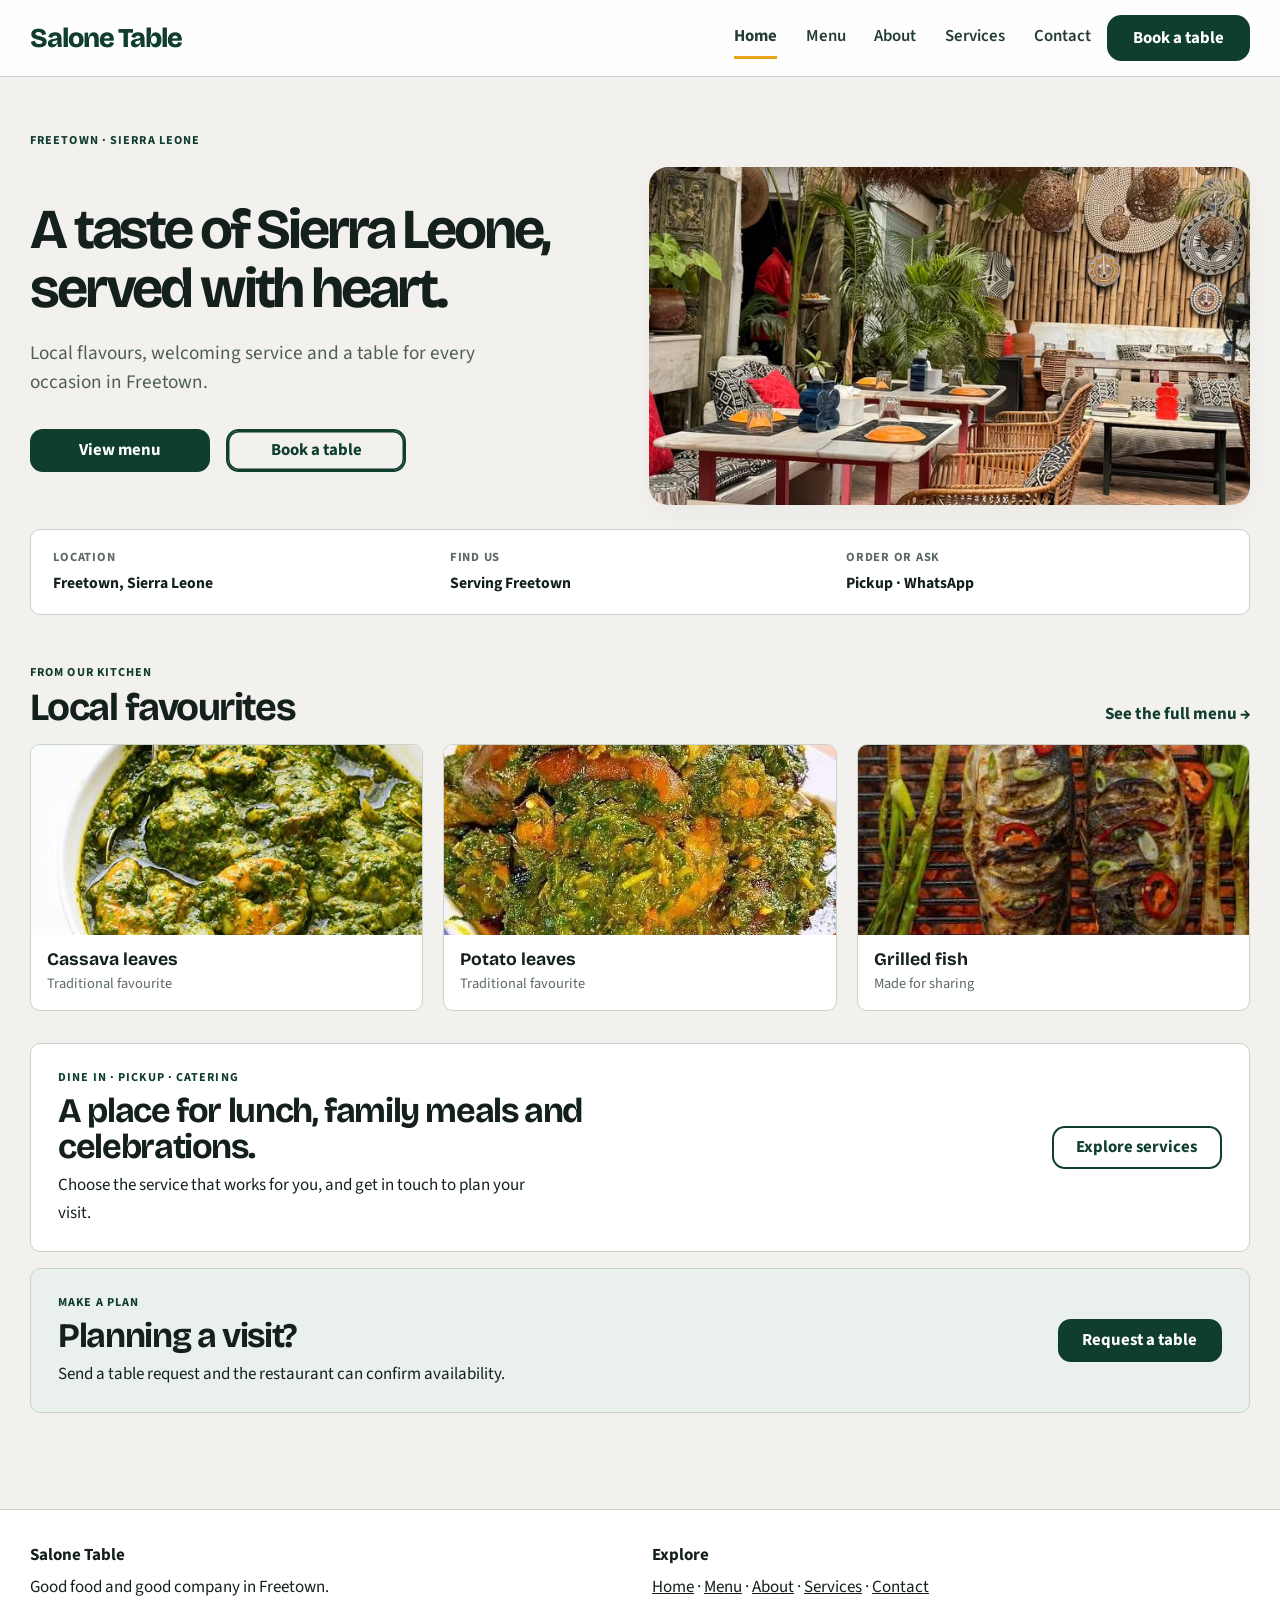
<file: Salone Table/index.html>
<!DOCTYPE html>
<html lang="en">
<head>
<meta charset="UTF-8">
<meta name="viewport" content="width=device-width, initial-scale=1">
<title>Home · Salone Table</title>
<link rel="preconnect" href="https://fonts.googleapis.com">
<link href="https://fonts.googleapis.com/css2?family=Bricolage+Grotesque:wght@600;800&family=Source+Sans+3:wght@400;600;700&display=swap" rel="stylesheet">
<link rel="stylesheet" href="style.css">
</head>
<body>
<header>
  <div class="wrap">
    <a class="logo" href="index.html">Salone Table</a>
    <nav aria-label="Main navigation">
      <a href="index.html" class="active" aria-current="page">Home</a>
      <a href="menu.html">Menu</a>
      <a href="about.html">About</a>
      <a href="services.html">Services</a>
      <a href="contact.html">Contact</a>
    </nav>
    <a class="btn header-cta" href="contact.html#book">Book a table</a>
  </div>
</header>
<main><div class="wrap">
<p class="eyebrow home-kicker">Freetown · Sierra Leone</p>
<div class="hero">
  <div>
    <h1>A taste of Sierra Leone, served with heart.</h1>
    <p class="lead">Local flavours, welcoming service and a table for every occasion in Freetown.</p>
    <div class="hero-actions">
      <a class="btn" href="menu.html">View menu</a>
      <a class="btn ghost" href="contact.html#book">Book a table</a>
    </div>
  </div>
  <div class="ph photo hero-photo"><img src="images/restaurant-interior-user.png" alt="Inviting restaurant dining area with woven thatch details, bamboo decor and rattan seating"></div>
</div>
<section class="home-details" aria-label="Restaurant details">
  <div><span class="home-detail-label">Location</span><strong>Freetown, Sierra Leone</strong></div>
  <div><span class="home-detail-label">Find us</span><strong>Serving Freetown</strong></div>
  <div><span class="home-detail-label">Order or ask</span><strong>Pickup · WhatsApp</strong></div>
</section>
<section class="home-favourites">
  <div class="home-section-heading">
    <div><p class="eyebrow">From our kitchen</p><h2>Local favourites</h2></div>
    <a class="text-link" href="menu.html">See the full menu <span aria-hidden="true">→</span></a>
  </div>
  <div class="grid g3 home-dishes">
    <a class="card home-dish" href="menu.html">
      <img src="images/cassava-leaves.png" alt="Cassava leaves stew with seafood" loading="lazy">
      <span><strong>Cassava leaves</strong><small>Traditional favourite</small></span>
    </a>
    <a class="card home-dish" href="menu.html">
      <img src="images/leafy-stew.png" alt="Traditional potato leaves stew" loading="lazy">
      <span><strong>Potato leaves</strong><small>Traditional favourite</small></span>
    </a>
    <a class="card home-dish" href="menu.html">
      <img src="images/grilled-fish.png" alt="Freshly grilled fish" loading="lazy">
      <span><strong>Grilled fish</strong><small>Made for sharing</small></span>
    </a>
  </div>
</section>
<section class="home-promo">
  <div><p class="eyebrow">Dine in · Pickup · Catering</p><h2>A place for lunch, family meals and celebrations.</h2><p>Choose the service that works for you, and get in touch to plan your visit.</p></div>
  <a class="btn ghost" href="services.html">Explore services</a>
</section>
<section class="home-visit">
  <div><p class="eyebrow">Make a plan</p><h2>Planning a visit?</h2><p>Send a table request and the restaurant can confirm availability.</p></div>
  <a class="btn" href="contact.html#book">Request a table</a>
</section>
</div></main>
<footer>
  <div class="wrap">
    <div><h4>Salone Table</h4><p>Good food and good company in Freetown.</p></div>
    <div><h4>Explore</h4><p><a href="index.html">Home</a> · <a href="menu.html">Menu</a> · <a href="about.html">About</a> · <a href="services.html">Services</a> · <a href="contact.html">Contact</a></p></div>
  </div>
</footer>
</body>
</html>
</file>
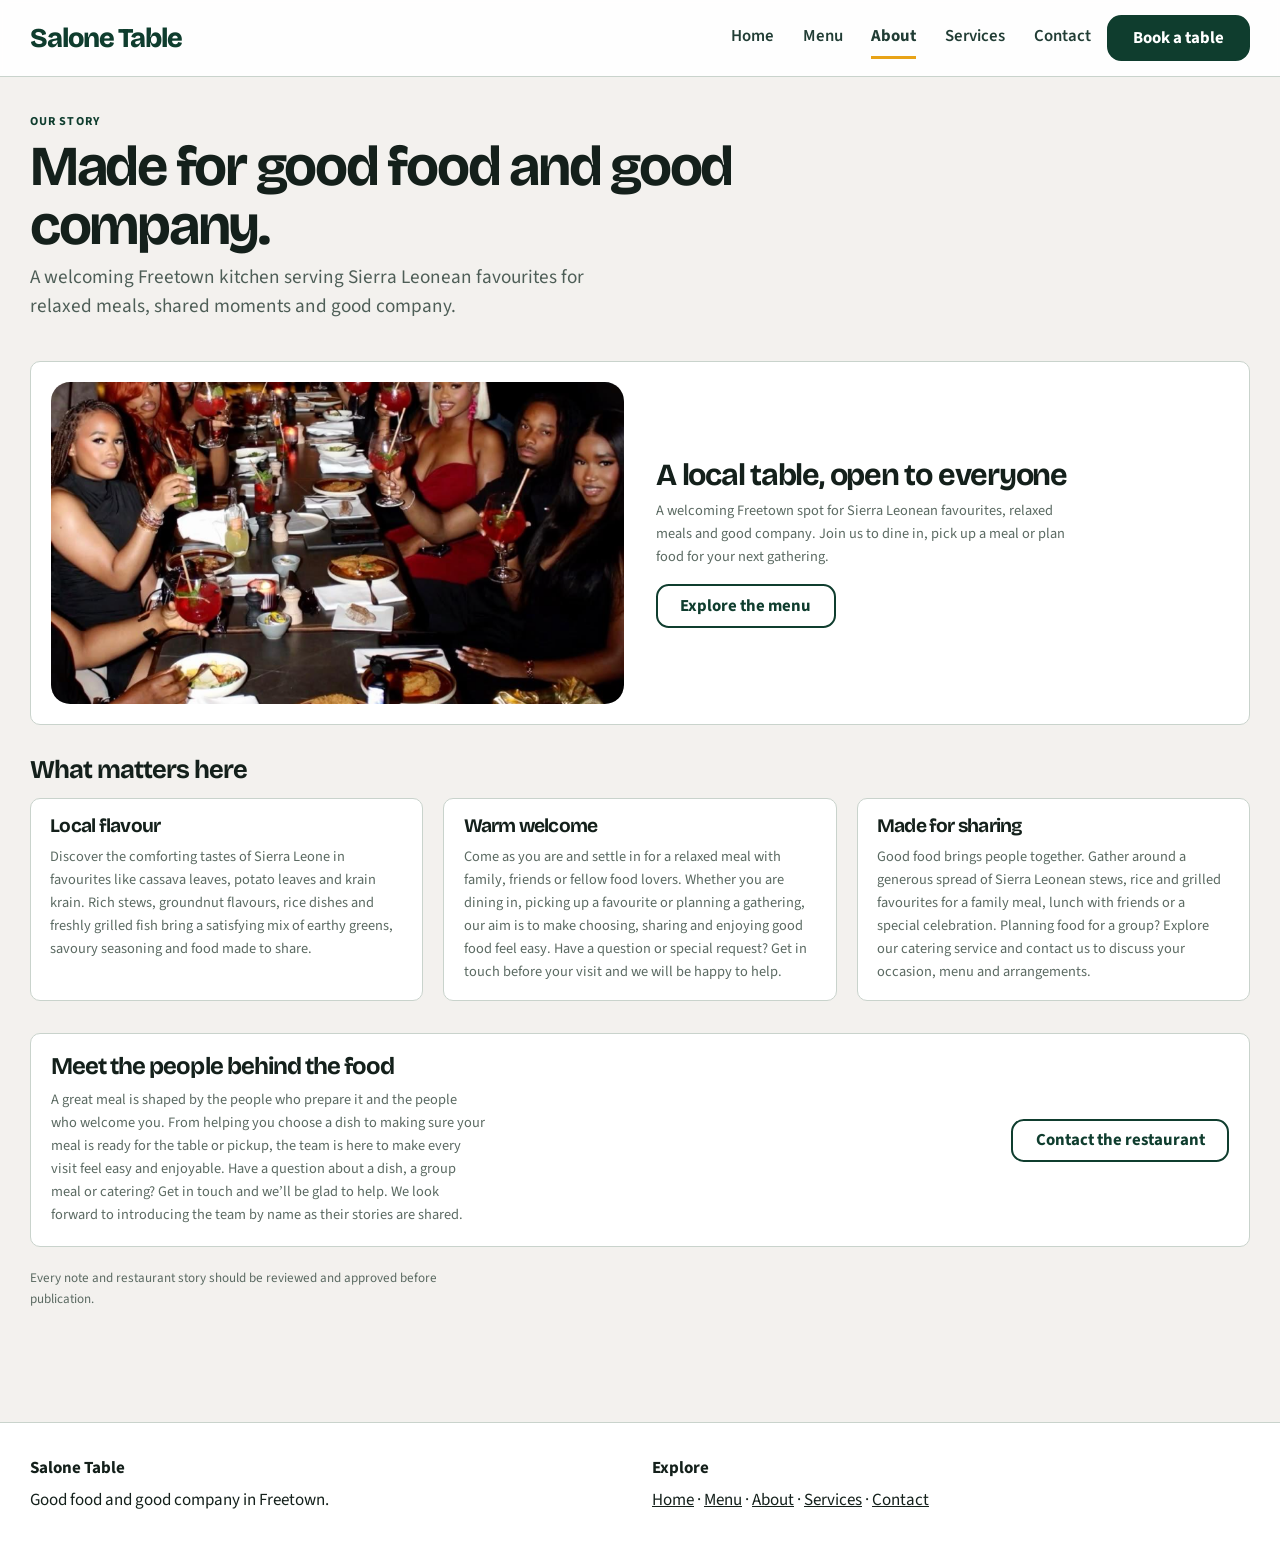
<file: Salone Table/about.html>
<!DOCTYPE html>
<html lang="en">
<head>
<meta charset="UTF-8">
<meta name="viewport" content="width=device-width, initial-scale=1">
<title>About · Salone Table</title>
<link rel="preconnect" href="https://fonts.googleapis.com">
<link href="https://fonts.googleapis.com/css2?family=Bricolage+Grotesque:wght@600;800&family=Source+Sans+3:wght@400;600;700&display=swap" rel="stylesheet">
<link rel="stylesheet" href="style.css">
</head>
<body>
<header>
  <div class="wrap">
    <a class="logo" href="index.html">Salone Table</a>
    <nav aria-label="Main navigation">
      <a href="index.html">Home</a>
      <a href="menu.html">Menu</a>
      <a href="about.html" class="active" aria-current="page">About</a>
      <a href="services.html">Services</a>
      <a href="contact.html">Contact</a>
    </nav>
    <a class="btn header-cta" href="contact.html#book">Book a table</a>
  </div>
</header>
<main class="about-page"><div class="wrap">
<p class="eyebrow about-kicker">Our story</p>
<h1>Made for good food and good company.</h1>
<p class="lead about-lead">A welcoming Freetown kitchen serving Sierra Leonean favourites for relaxed meals, shared moments and good company.</p>
<section class="card about-story"><div class="about-story-grid">
  <div class="ph photo about-story-photo"><img src="images/about-local-table-user.png" alt="A group gathered around a restaurant table sharing a meal" loading="lazy"></div>
  <div><h2>A local table, open to everyone</h2>
  <p class="note">A welcoming Freetown spot for Sierra Leonean favourites, relaxed meals and good company. Join us to dine in, pick up a meal or plan food for your next gathering.</p>
  <a class="btn ghost" href="menu.html">Explore the menu</a></div></div></section>
<section class="about-values"><h2>What matters here</h2><div class="grid g3">
  <div class="card"><h3>Local flavour</h3><p class="note">Discover the comforting tastes of Sierra Leone in favourites like cassava leaves, potato leaves and krain krain. Rich stews, groundnut flavours, rice dishes and freshly grilled fish bring a satisfying mix of earthy greens, savoury seasoning and food made to share.</p></div>
  <div class="card"><h3>Warm welcome</h3><p class="note">Come as you are and settle in for a relaxed meal with family, friends or fellow food lovers. Whether you are dining in, picking up a favourite or planning a gathering, our aim is to make choosing, sharing and enjoying good food feel easy. Have a question or special request? Get in touch before your visit and we will be happy to help.</p></div>
  <div class="card"><h3>Made for sharing</h3><p class="note">Good food brings people together. Gather around a generous spread of Sierra Leonean stews, rice and grilled favourites for a family meal, lunch with friends or a special celebration. Planning food for a group? Explore our catering service and contact us to discuss your occasion, menu and arrangements.</p></div>
</div></section>
<section class="card band about-team"><div><h2>Meet the people behind the food</h2>
  <p class="note" style="margin:0">A great meal is shaped by the people who prepare it and the people who welcome you. From helping you choose a dish to making sure your meal is ready for the table or pickup, the team is here to make every visit feel easy and enjoyable. Have a question about a dish, a group meal or catering? Get in touch and we’ll be glad to help. We look forward to introducing the team by name as their stories are shared.</p></div>
  <a class="btn ghost" href="contact.html">Contact the restaurant</a></section>
<p class="note about-review">Every note and restaurant story should be reviewed and approved before publication.</p>
</div></main>
<footer>
  <div class="wrap">
    <div><h4>Salone Table</h4><p>Good food and good company in Freetown.</p></div>
    <div><h4>Explore</h4><p><a href="index.html">Home</a> · <a href="menu.html">Menu</a> · <a href="about.html">About</a> · <a href="services.html">Services</a> · <a href="contact.html">Contact</a></p></div>
  </div>
</footer>
</body>
</html>
</file>
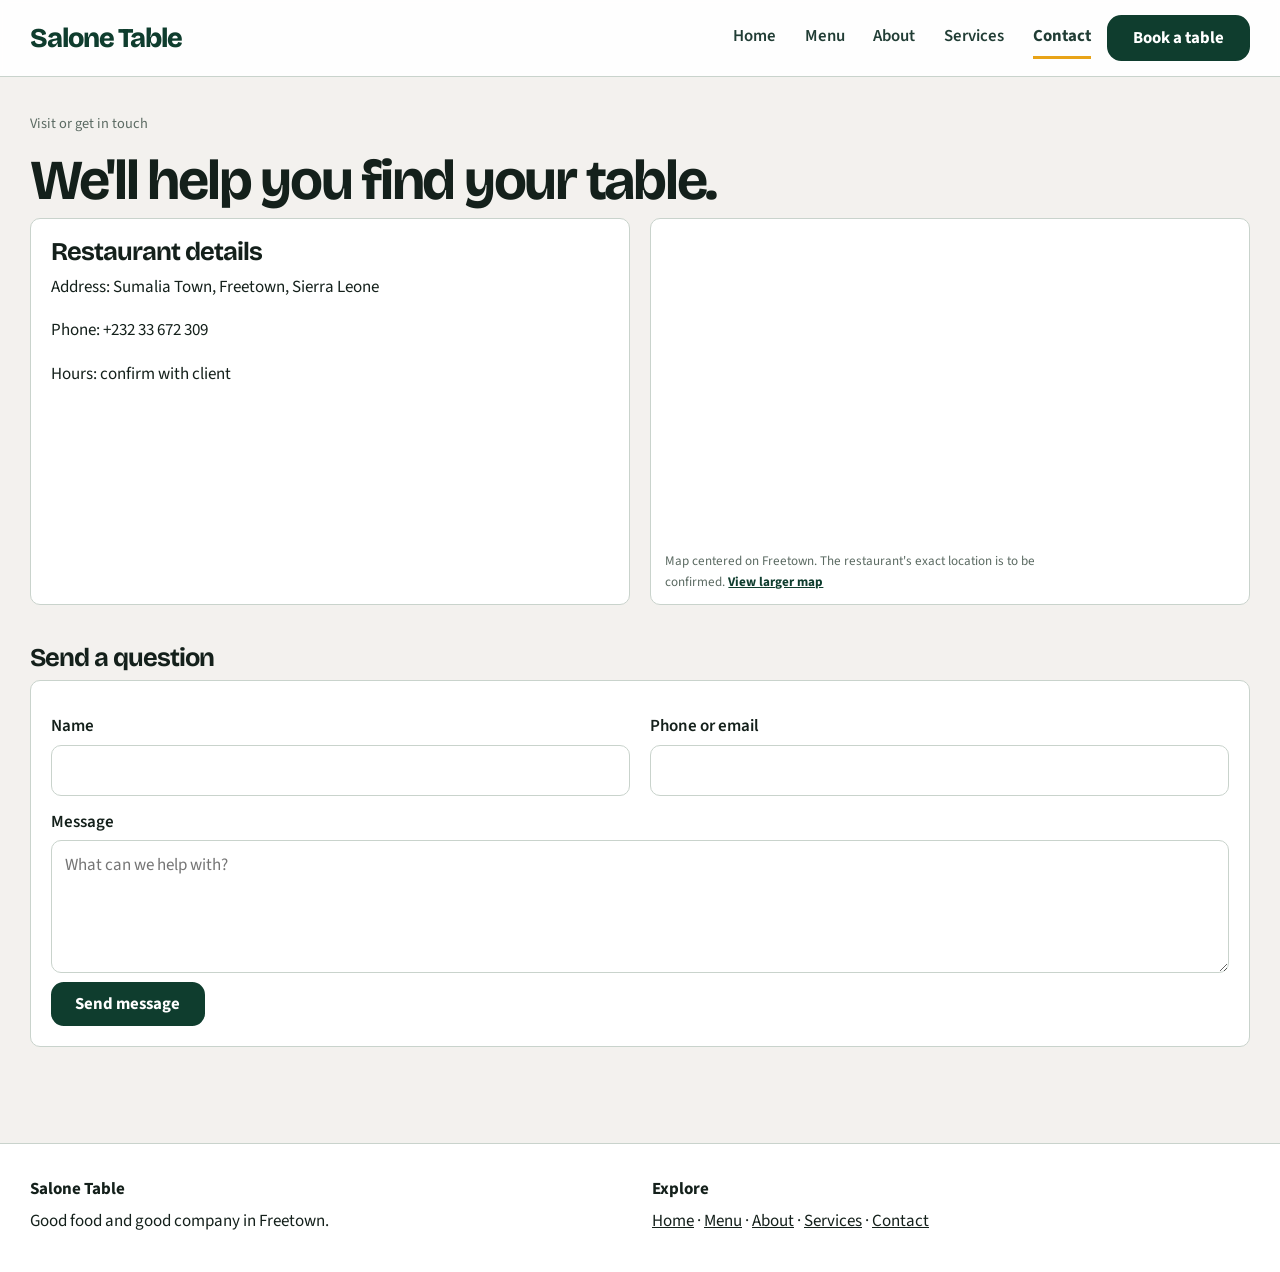
<file: Salone Table/contact.html>
<!DOCTYPE html>
<html lang="en">
<head>
<meta charset="UTF-8">
<meta name="viewport" content="width=device-width, initial-scale=1">
<title>Contact · Salone Table</title>
<link rel="preconnect" href="https://fonts.googleapis.com">
<link href="https://fonts.googleapis.com/css2?family=Bricolage+Grotesque:wght@600;800&family=Source+Sans+3:wght@400;600;700&display=swap" rel="stylesheet">
<link rel="stylesheet" href="style.css">
</head>
<body>
<header>
  <div class="wrap">
    <a class="logo" href="index.html">Salone Table</a>
    <nav aria-label="Main navigation">
      <a href="index.html">Home</a>
      <a href="menu.html">Menu</a>
      <a href="about.html">About</a>
      <a href="services.html">Services</a>
      <a href="contact.html" class="active" aria-current="page">Contact</a>
    </nav>
    <a class="btn header-cta" href="#book">Book a table</a>
  </div>
</header>
<main><div class="wrap">
<p class="note">Visit or get in touch</p>
<h1>We&apos;ll help you find your table.</h1>
<div class="grid g2" id="book">
  <div class="card"><h2>Restaurant details</h2><p>Address: Sumalia Town, Freetown, Sierra Leone</p><p>Phone: +232 33 672 309</p><p>Hours: confirm with client</p></div>
  <div class="map-card">
    <iframe
      class="location-map"
      title="Map centered on Freetown, Sierra Leone"
      src="https://www.openstreetmap.org/export/embed.html?bbox=-13.27%2C8.43%2C-13.18%2C8.50&amp;layer=mapnik&amp;marker=8.4657%2C-13.2317"
      loading="lazy"
      referrerpolicy="no-referrer">
    </iframe>
    <p class="map-caption">Map centered on Freetown. The restaurant&apos;s exact location is to be confirmed. <a href="https://www.openstreetmap.org/?mlat=8.4657&amp;mlon=-13.2317#map=14/8.4657/-13.2317" target="_blank" rel="noopener noreferrer">View larger map</a></p>
  </div>
</div>
<section class="contact-question">
  <h2>Send a question</h2>
  <form id="whatsapp-contact-form" class="card">
    <div class="grid g2">
      <div>
        <label for="contact-name">Name</label>
        <input id="contact-name" name="name" autocomplete="name" required>
      </div>
      <div>
        <label for="contact-method">Phone or email</label>
        <input id="contact-method" name="contact" autocomplete="email" required>
      </div>
    </div>
    <label for="contact-message">Message</label>
    <textarea id="contact-message" name="message" rows="4" placeholder="What can we help with?" required></textarea>
    <button class="btn" type="submit">Send message</button>
  </form>
</section>
</div></main>
<footer>
  <div class="wrap">
    <div><h4>Salone Table</h4><p>Good food and good company in Freetown.</p></div>
    <div><h4>Explore</h4><p><a href="index.html">Home</a> · <a href="menu.html">Menu</a> · <a href="about.html">About</a> · <a href="services.html">Services</a> · <a href="contact.html">Contact</a></p></div>
  </div>
</footer>
<script>
  const contactForm = document.querySelector("#whatsapp-contact-form");

  contactForm.addEventListener("submit", event => {
    event.preventDefault();
    const formData = new FormData(contactForm);
    const message = [
      "Hello Salone Table, I have a question.",
      `Name: ${formData.get("name")}`,
      `Phone or email: ${formData.get("contact")}`,
      `Message: ${formData.get("message")}`
    ].join("\n");

    window.location.href = `https://wa.me/23233672309?text=${encodeURIComponent(message)}`;
  });
</script>
</body>
</html>
</file>
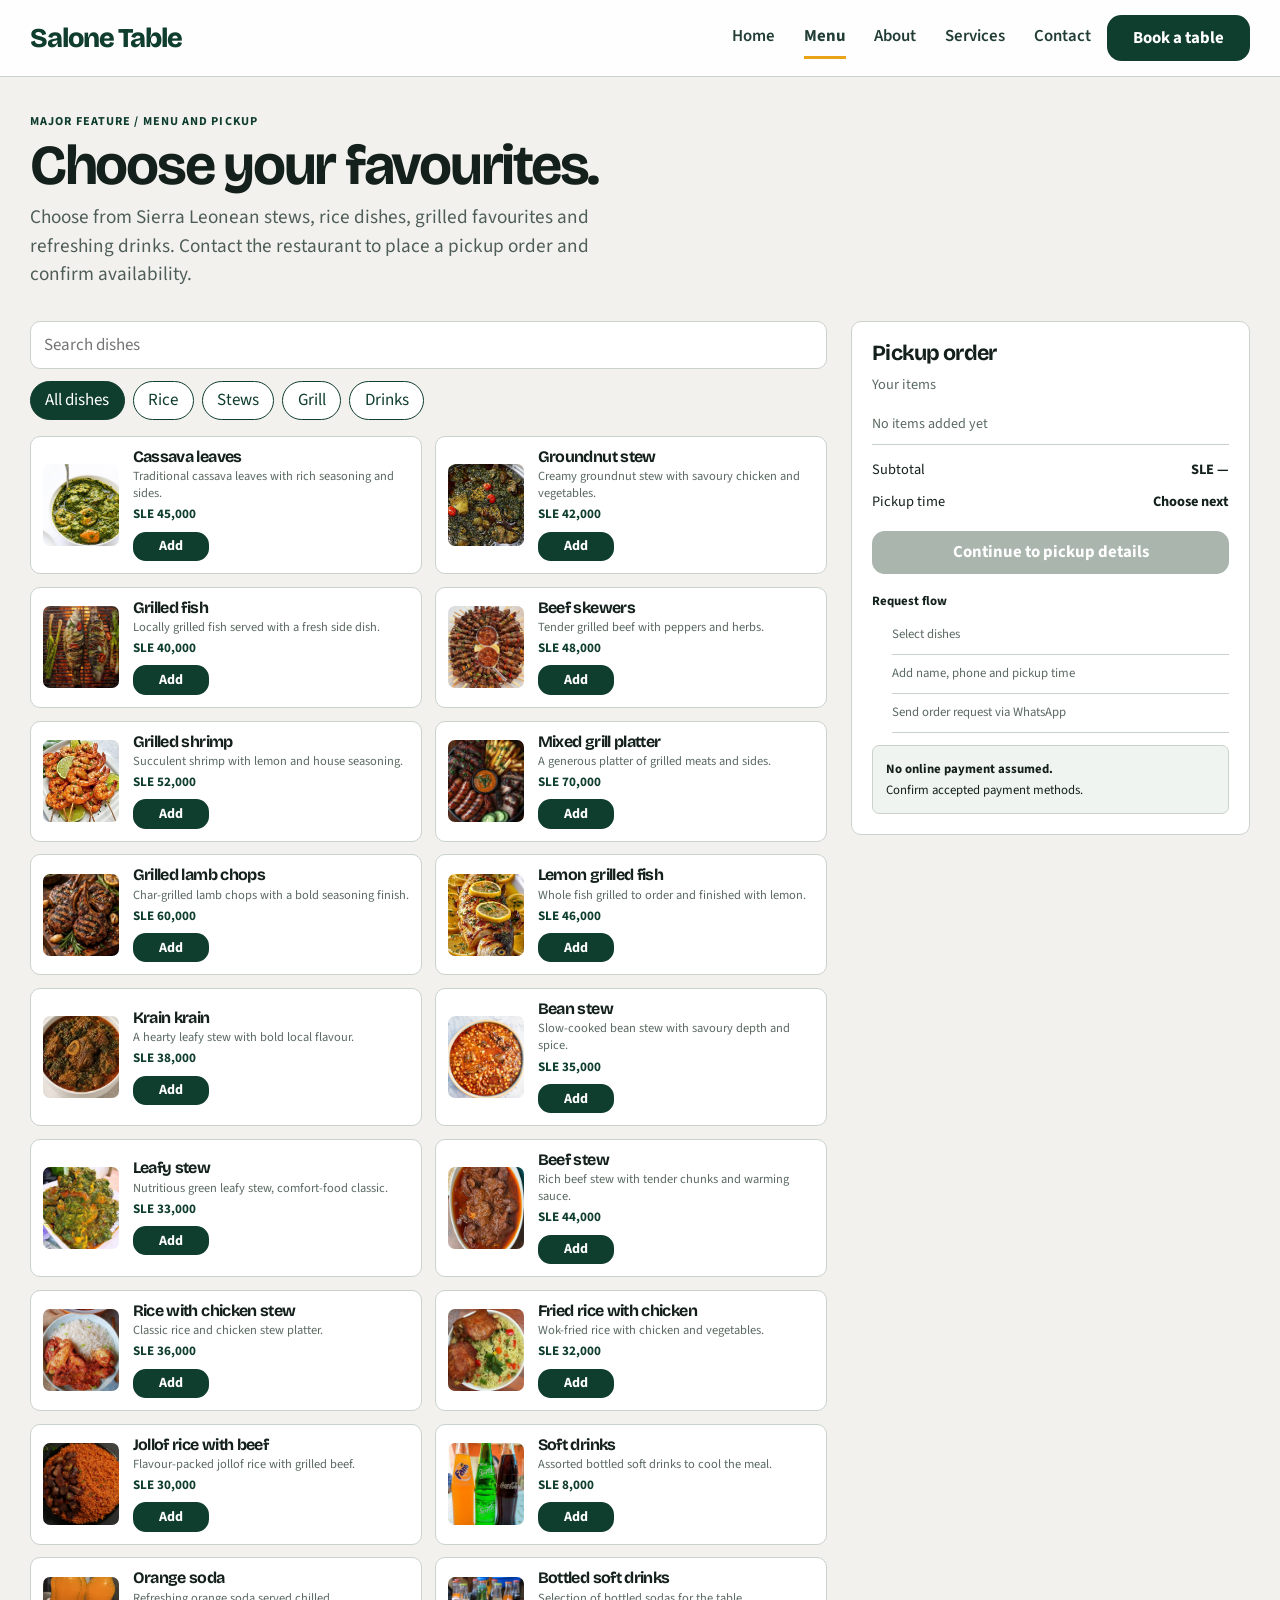
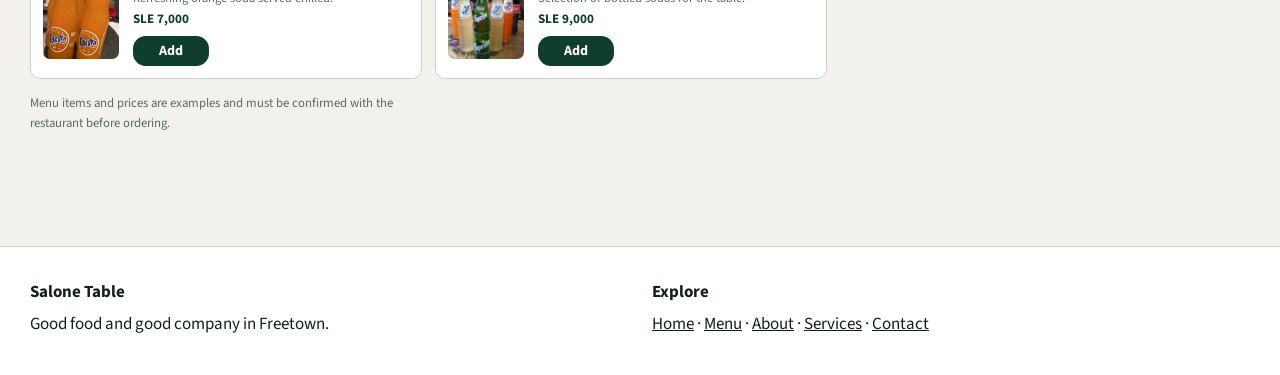
<file: Salone Table/menu.html>
<!DOCTYPE html>
<html lang="en">
<head>
<meta charset="UTF-8">
<meta name="viewport" content="width=device-width, initial-scale=1">
<title>Menu · Salone Table</title>
<link rel="preconnect" href="https://fonts.googleapis.com">
<link href="https://fonts.googleapis.com/css2?family=Bricolage+Grotesque:wght@600;800&family=Source+Sans+3:wght@400;600;700&display=swap" rel="stylesheet">
<link rel="stylesheet" href="style.css">
</head>
<body>
<header>
  <div class="wrap">
    <a class="logo" href="index.html">Salone Table</a>
    <nav aria-label="Main navigation">
      <a href="index.html">Home</a>
      <a href="menu.html" class="active" aria-current="page">Menu</a>
      <a href="about.html">About</a>
      <a href="services.html">Services</a>
      <a href="contact.html">Contact</a>
    </nav>
    <a class="btn header-cta" href="contact.html#book">Book a table</a>
  </div>
</header>
<main><div class="wrap">
<p class="eyebrow">Major feature / menu and pickup</p>
<h1>Choose your favourites.</h1>
<p class="lead">Choose from Sierra Leonean stews, rice dishes, grilled favourites and refreshing drinks. Contact the restaurant to place a pickup order and confirm availability.</p>
<div class="menu-layout">
<div class="menu-content">
  <label class="sr-only" for="menu-search">Search dishes</label>
  <input id="menu-search" type="search" placeholder="Search dishes">
  <div class="chips" id="menu-categories" role="group" aria-label="Filter dishes by category">
    <button class="chip" type="button" data-category="All dishes" aria-pressed="true">All dishes</button>
    <button class="chip" type="button" data-category="Rice" aria-pressed="false">Rice</button>
    <button class="chip" type="button" data-category="Stews" aria-pressed="false">Stews</button>
    <button class="chip" type="button" data-category="Grill" aria-pressed="false">Grill</button>
    <button class="chip" type="button" data-category="Drinks" aria-pressed="false">Drinks</button>
  </div>
  <p id="menu-empty-state" class="card note" role="status" hidden>No dishes match your search.</p>
  <div class="grid g2 menu-items" id="menu-items">
  <article class="card dish-card" data-item-id="cassava-leaves" data-category="Stews" data-name="Cassava leaves" data-price="45000"><img class="dish-image" src="images/cassava-leaves.png" alt="Bowl of cassava leaf stew with seafood" loading="lazy"><div class="dish-details"><h2>Cassava leaves</h2><p class="dish-description">Traditional cassava leaves with rich seasoning and sides.</p><p class="price">SLE 45,000</p><button class="btn add-dish" type="button" data-add-item>Add</button></div></article>
  <article class="card dish-card" data-item-id="groundnut-stew" data-category="Stews" data-name="Groundnut stew" data-price="42000"><img class="dish-image" src="images/groundnut-stew.png" alt="Rich groundnut stew with chicken" loading="lazy"><div class="dish-details"><h2>Groundnut stew</h2><p class="dish-description">Creamy groundnut stew with savoury chicken and vegetables.</p><p class="price">SLE 42,000</p><button class="btn add-dish" type="button" data-add-item>Add</button></div></article>
  <article class="card dish-card" data-item-id="grilled-fish" data-category="Grill" data-name="Grilled fish" data-price="40000"><img class="dish-image" src="images/grilled-fish.png" alt="Whole fish grilling over an open flame" loading="lazy"><div class="dish-details"><h2>Grilled fish</h2><p class="dish-description">Locally grilled fish served with a fresh side dish.</p><p class="price">SLE 40,000</p><button class="btn add-dish" type="button" data-add-item>Add</button></div></article>
  <article class="card dish-card" data-item-id="beef-skewers" data-category="Grill" data-name="Beef skewers" data-price="48000"><img class="dish-image" src="images/beef-skewers.png" alt="Grilled beef and vegetable skewers served with sauce" loading="lazy"><div class="dish-details"><h2>Beef skewers</h2><p class="dish-description">Tender grilled beef with peppers and herbs.</p><p class="price">SLE 48,000</p><button class="btn add-dish" type="button" data-add-item>Add</button></div></article>
  <article class="card dish-card" data-item-id="grilled-shrimp" data-category="Grill" data-name="Grilled shrimp" data-price="52000"><img class="dish-image" src="images/grilled-shrimp.png" alt="Grilled shrimp with lime and herbs" loading="lazy"><div class="dish-details"><h2>Grilled shrimp</h2><p class="dish-description">Succulent shrimp with lemon and house seasoning.</p><p class="price">SLE 52,000</p><button class="btn add-dish" type="button" data-add-item>Add</button></div></article>
  <article class="card dish-card" data-item-id="mixed-grill" data-category="Grill" data-name="Mixed grill platter" data-price="70000"><img class="dish-image" src="images/mixed-grill.png" alt="Platter of grilled meats, fries, and dipping sauce" loading="lazy"><div class="dish-details"><h2>Mixed grill platter</h2><p class="dish-description">A generous platter of grilled meats and sides.</p><p class="price">SLE 70,000</p><button class="btn add-dish" type="button" data-add-item>Add</button></div></article>
  <article class="card dish-card" data-item-id="grilled-lamb-chops" data-category="Grill" data-name="Grilled lamb chops" data-price="60000"><img class="dish-image" src="images/grilled-lamb-chops.png" alt="Seasoned grilled lamb chops with herbs" loading="lazy"><div class="dish-details"><h2>Grilled lamb chops</h2><p class="dish-description">Char-grilled lamb chops with a bold seasoning finish.</p><p class="price">SLE 60,000</p><button class="btn add-dish" type="button" data-add-item>Add</button></div></article>
  <article class="card dish-card" data-item-id="lemon-grilled-fish" data-category="Grill" data-name="Lemon grilled fish" data-price="46000"><img class="dish-image" src="images/lemon-grilled-fish.png" alt="Whole grilled fish served with lemon slices" loading="lazy"><div class="dish-details"><h2>Lemon grilled fish</h2><p class="dish-description">Whole fish grilled to order and finished with lemon.</p><p class="price">SLE 46,000</p><button class="btn add-dish" type="button" data-add-item>Add</button></div></article>
  <article class="card dish-card" data-item-id="krain-krain" data-category="Stews" data-name="Krain krain" data-price="38000"><img class="dish-image" src="images/krain-krain-user.png" alt="Bowl of krain krain stew with leafy greens and meat" loading="lazy"><div class="dish-details"><h2>Krain krain</h2><p class="dish-description">A hearty leafy stew with bold local flavour.</p><p class="price">SLE 38,000</p><button class="btn add-dish" type="button" data-add-item>Add</button></div></article>
  <article class="card dish-card" data-item-id="bean-stew" data-category="Stews" data-name="Bean stew" data-price="35000"><img class="dish-image" src="images/bean-stew.png" alt="Bowl of hearty bean stew" loading="lazy"><div class="dish-details"><h2>Bean stew</h2><p class="dish-description">Slow-cooked bean stew with savoury depth and spice.</p><p class="price">SLE 35,000</p><button class="btn add-dish" type="button" data-add-item>Add</button></div></article>
  <article class="card dish-card" data-item-id="leafy-stew" data-category="Stews" data-name="Leafy stew" data-price="33000"><img class="dish-image" src="images/leafy-stew.png" alt="Traditional green leafy stew" loading="lazy"><div class="dish-details"><h2>Leafy stew</h2><p class="dish-description">Nutritious green leafy stew, comfort-food classic.</p><p class="price">SLE 33,000</p><button class="btn add-dish" type="button" data-add-item>Add</button></div></article>
  <article class="card dish-card" data-item-id="beef-stew" data-category="Stews" data-name="Beef stew" data-price="44000"><img class="dish-image" src="images/beef-stew.png" alt="Beef pieces served in a rich red stew" loading="lazy"><div class="dish-details"><h2>Beef stew</h2><p class="dish-description">Rich beef stew with tender chunks and warming sauce.</p><p class="price">SLE 44,000</p><button class="btn add-dish" type="button" data-add-item>Add</button></div></article>
  <article class="card dish-card" data-item-id="rice-chicken-stew" data-category="Rice" data-name="Rice with chicken stew" data-price="36000"><img class="dish-image" src="images/rice-chicken-stew.png" alt="White rice served with chicken in tomato stew" loading="lazy"><div class="dish-details"><h2>Rice with chicken stew</h2><p class="dish-description">Classic rice and chicken stew platter.</p><p class="price">SLE 36,000</p><button class="btn add-dish" type="button" data-add-item>Add</button></div></article>
  <article class="card dish-card" data-item-id="fried-rice-chicken" data-category="Rice" data-name="Fried rice with chicken" data-price="32000"><img class="dish-image" src="images/fried-rice-chicken.png" alt="Vegetable fried rice served with roasted chicken" loading="lazy"><div class="dish-details"><h2>Fried rice with chicken</h2><p class="dish-description">Wok-fried rice with chicken and vegetables.</p><p class="price">SLE 32,000</p><button class="btn add-dish" type="button" data-add-item>Add</button></div></article>
  <article class="card dish-card" data-item-id="jollof-rice-beef" data-category="Rice" data-name="Jollof rice with beef" data-price="30000"><img class="dish-image" src="images/jollof-rice-beef.png" alt="Jollof rice served with grilled beef" loading="lazy"><div class="dish-details"><h2>Jollof rice with beef</h2><p class="dish-description">Flavour-packed jollof rice with grilled beef.</p><p class="price">SLE 30,000</p><button class="btn add-dish" type="button" data-add-item>Add</button></div></article>
  <article class="card dish-card" data-item-id="soda-mix" data-category="Drinks" data-name="Soft drinks" data-price="8000"><img class="dish-image" src="images/soda-mix.png" alt="Bottles of Fanta, Sprite, and cola" loading="lazy"><div class="dish-details"><h2>Soft drinks</h2><p class="dish-description">Assorted bottled soft drinks to cool the meal.</p><p class="price">SLE 8,000</p><button class="btn add-dish" type="button" data-add-item>Add</button></div></article>
  <article class="card dish-card" data-item-id="orange-soda" data-category="Drinks" data-name="Orange soda" data-price="7000"><img class="dish-image" src="images/orange-soda.png" alt="Bottles of orange soda" loading="lazy"><div class="dish-details"><h2>Orange soda</h2><p class="dish-description">Refreshing orange soda served chilled.</p><p class="price">SLE 7,000</p><button class="btn add-dish" type="button" data-add-item>Add</button></div></article>
  <article class="card dish-card" data-item-id="bottled-soft-drinks" data-category="Drinks" data-name="Bottled soft drinks" data-price="9000"><img class="dish-image" src="images/bottled-soft-drinks.png" alt="Assorted bottled soft drinks" loading="lazy"><div class="dish-details"><h2>Bottled soft drinks</h2><p class="dish-description">Selection of bottled sodas for the table.</p><p class="price">SLE 9,000</p><button class="btn add-dish" type="button" data-add-item>Add</button></div></article>
</div>
</div>
<aside class="card cart pickup-cart" aria-label="Pickup order">
  <h2>Pickup order</h2>
  <p class="note cart-label">Your items</p>
  <ul id="order-items"><li class="empty-cart">No items added yet</li></ul>
  <div class="cart-total"><span>Subtotal</span><strong id="order-subtotal">SLE —</strong></div>
  <div class="cart-total"><span>Pickup time</span><strong id="pickup-time-summary">Choose next</strong></div>
  <button class="btn cart-next" id="continue-order" type="button" disabled>Continue to pickup details</button>
  <form id="pickup-details-form" hidden>
    <label for="order-customer-name">Name</label>
    <input id="order-customer-name" name="name" autocomplete="name" required>
    <label for="order-customer-phone">Phone</label>
    <input id="order-customer-phone" name="phone" type="tel" autocomplete="tel" required>
    <label for="order-pickup-time">Pickup time</label>
    <input id="order-pickup-time" name="time" type="time" required>
    <button class="btn" type="submit">Prepare WhatsApp order</button>
  </form>
  <div class="request-flow"><strong>Request flow</strong><ol><li>Select dishes</li><li>Add name, phone and pickup time</li><li>Send order request via WhatsApp</li></ol></div>
  <p class="payment-note"><strong>No online payment assumed.</strong><br>Confirm accepted payment methods.</p>
</aside>
</div>
<p class="note menu-disclaimer">Menu items and prices are examples and must be confirmed with the restaurant before ordering.</p>
</div></main>
<footer>
  <div class="wrap">
    <div><h4>Salone Table</h4><p>Good food and good company in Freetown.</p></div>
    <div><h4>Explore</h4><p><a href="index.html">Home</a> · <a href="menu.html">Menu</a> · <a href="about.html">About</a> · <a href="services.html">Services</a> · <a href="contact.html">Contact</a></p></div>
  </div>
</footer>
<script>
  const menuItems = document.querySelector("#menu-items");
  const orderItems = document.querySelector("#order-items");
  const subtotal = document.querySelector("#order-subtotal");
  const continueOrder = document.querySelector("#continue-order");
  const pickupDetailsForm = document.querySelector("#pickup-details-form");
  const pickupTimeSummary = document.querySelector("#pickup-time-summary");
  const menuSearch = document.querySelector("#menu-search");
  const categoryFilters = document.querySelector("#menu-categories");
  const emptyState = document.querySelector("#menu-empty-state");
  const cart = new Map();
  let activeCategory = "All dishes";

  const filterDishes = () => {
    const query = menuSearch.value.trim().toLowerCase();
    const dishes = [...menuItems.querySelectorAll("[data-item-id]")];
    let visibleCount = 0;

    dishes.forEach(dish => {
      const text = `${dish.dataset.name} ${dish.dataset.category} ${dish.querySelector(".dish-description").textContent}`.toLowerCase();
      const matchesCategory = activeCategory === "All dishes" || dish.dataset.category === activeCategory;
      const matchesSearch = text.includes(query);
      dish.hidden = !(matchesCategory && matchesSearch);
      if (!dish.hidden) visibleCount++;
    });

    emptyState.hidden = visibleCount > 0;
  };

  const renderOrder = () => {
    orderItems.replaceChildren();
    if (cart.size === 0) {
      const empty = document.createElement("li");
      empty.className = "empty-cart";
      empty.textContent = "No items added yet";
      orderItems.append(empty);
      subtotal.textContent = "SLE —";
      continueOrder.disabled = true;
      return;
    }

    let total = 0;
    cart.forEach((quantity, id) => {
      const dish = menuItems.querySelector(`[data-item-id="${id}"]`);
      const name = dish.dataset.name;
      const price = Number(dish.dataset.price);
      total += price * quantity;

      const row = document.createElement("li");
      row.className = "cart-item";
      const label = document.createElement("span");
      label.textContent = `${name} × ${quantity}`;
      const removeButton = document.createElement("button");
      removeButton.type = "button";
      removeButton.textContent = "Remove";
      removeButton.setAttribute("aria-label", `Remove one ${name} from pickup order`);
      removeButton.addEventListener("click", () => {
        if (quantity === 1) cart.delete(id);
        else cart.set(id, quantity - 1);
        renderOrder();
      });
      row.append(label, removeButton);
      orderItems.append(row);
    });

    subtotal.textContent = `SLE ${total.toLocaleString()}`;
    continueOrder.disabled = false;
  };

  menuItems.addEventListener("click", event => {
    const addButton = event.target.closest("[data-add-item]");
    if (!addButton) return;
    const dish = addButton.closest("[data-item-id]");
    const id = dish.dataset.itemId;
    cart.set(id, (cart.get(id) || 0) + 1);
    renderOrder();
  });

  menuSearch.addEventListener("input", filterDishes);
  categoryFilters.addEventListener("click", event => {
    const categoryButton = event.target.closest("[data-category]");
    if (!categoryButton) return;

    activeCategory = categoryButton.dataset.category;
    categoryFilters.querySelectorAll("[data-category]").forEach(button => {
      button.setAttribute("aria-pressed", String(button === categoryButton));
    });
    filterDishes();
  });

  continueOrder.addEventListener("click", () => {
    pickupDetailsForm.hidden = false;
    pickupDetailsForm.querySelector("input").focus();
  });

  pickupDetailsForm.addEventListener("input", event => {
    if (event.target.name === "time") {
      pickupTimeSummary.textContent = event.target.value || "Choose next";
    }
  });

  pickupDetailsForm.addEventListener("submit", event => {
    event.preventDefault();
    const formData = new FormData(pickupDetailsForm);
    const lines = [...cart].map(([id, quantity]) => {
      const dish = menuItems.querySelector(`[data-item-id="${id}"]`);
      return `${quantity} x ${dish.dataset.name}`;
    });
    const message = [
      "Hello Salone Table, I would like to place a pickup order.",
      `Name: ${formData.get("name")}`,
      `Phone: ${formData.get("phone")}`,
      `Pickup time: ${formData.get("time")}`,
      "Items:",
      ...lines,
      `Estimated subtotal: ${subtotal.textContent}`,
      "Please confirm availability, final prices, and accepted payment methods."
    ].join("\n");
    window.location.href = `https://wa.me/23233672309?text=${encodeURIComponent(message)}`;
  });

  filterDishes();
</script>
</body>
</html>
</file>
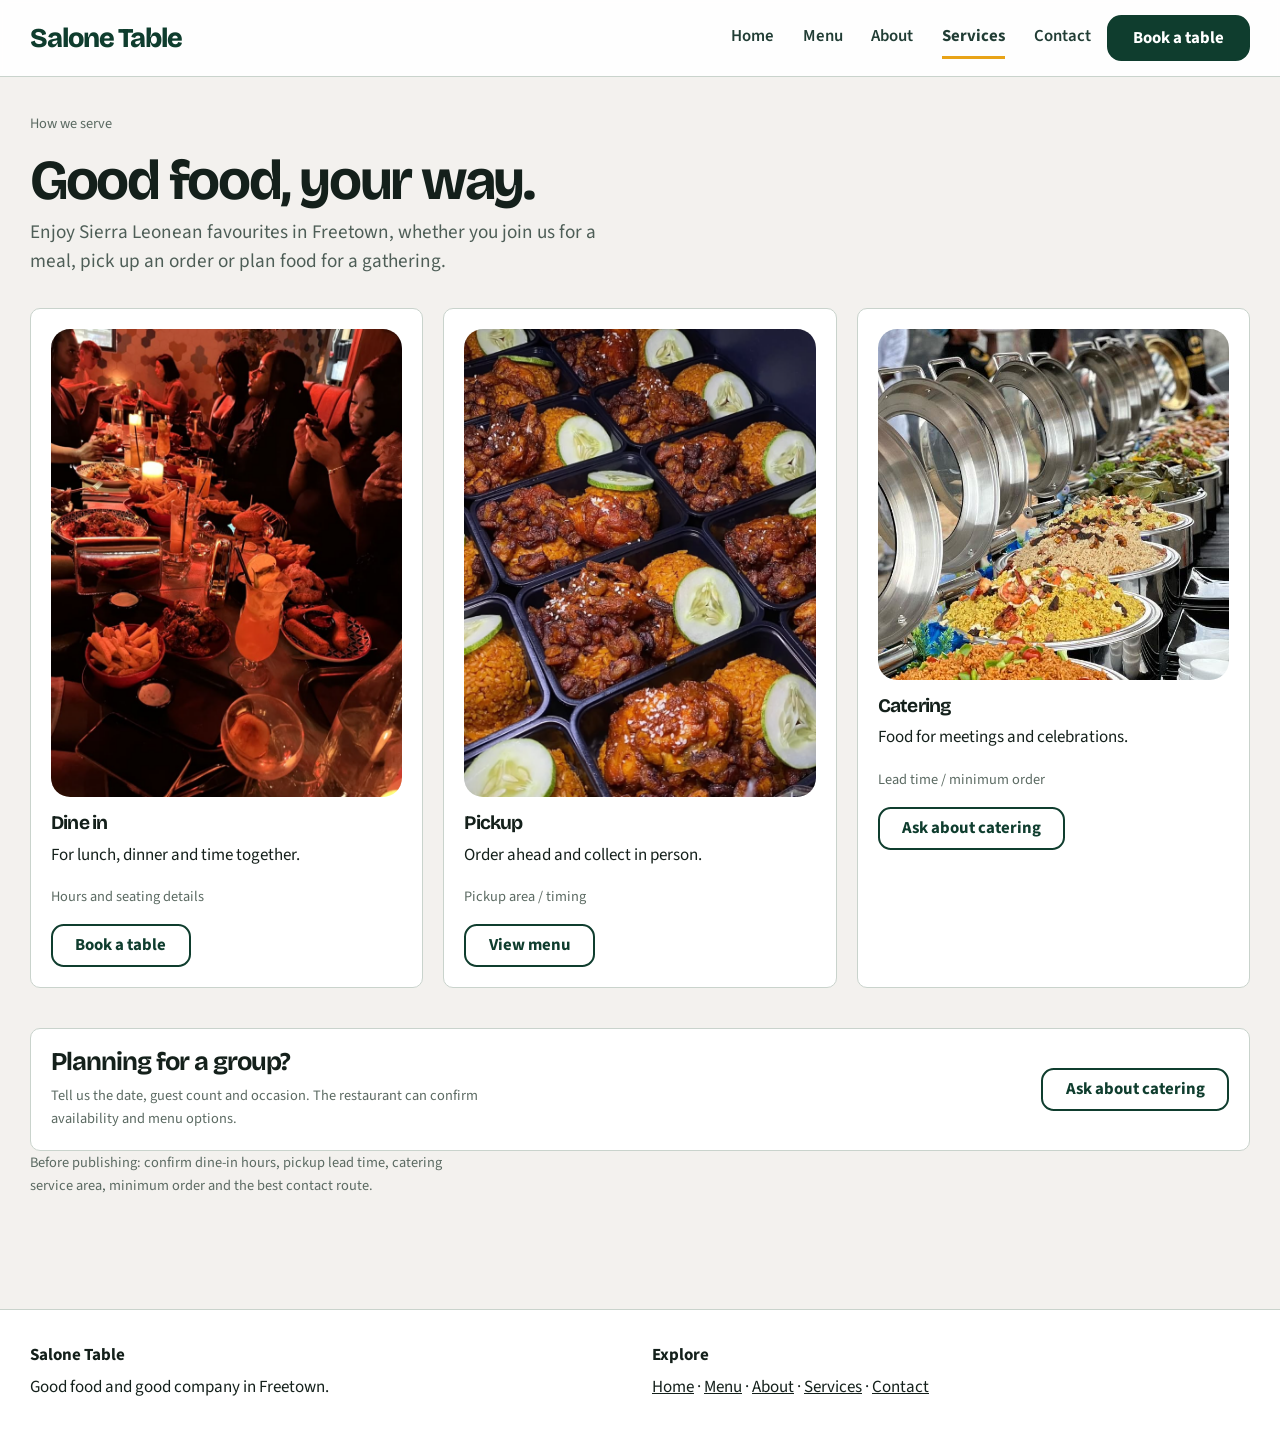
<file: Salone Table/services.html>
<!DOCTYPE html>
<html lang="en">
<head>
<meta charset="UTF-8">
<meta name="viewport" content="width=device-width, initial-scale=1">
<title>Services · Salone Table</title>
<link rel="preconnect" href="https://fonts.googleapis.com">
<link href="https://fonts.googleapis.com/css2?family=Bricolage+Grotesque:wght@600;800&family=Source+Sans+3:wght@400;600;700&display=swap" rel="stylesheet">
<link rel="stylesheet" href="style.css">
</head>
<body>
<header>
  <div class="wrap">
    <a class="logo" href="index.html">Salone Table</a>
    <nav aria-label="Main navigation">
      <a href="index.html">Home</a>
      <a href="menu.html">Menu</a>
      <a href="about.html">About</a>
      <a href="services.html" class="active" aria-current="page">Services</a>
      <a href="contact.html">Contact</a>
    </nav>
    <a class="btn header-cta" href="contact.html#book">Book a table</a>
  </div>
</header>
<main><div class="wrap">
<p class="note">How we serve</p>
<h1>Good food, your way.</h1>
<p class="lead">Enjoy Sierra Leonean favourites in Freetown, whether you join us for a meal, pick up an order or plan food for a gathering.</p>
<div class="grid g3">
  <div class="card"><div class="ph photo service-photo"><img src="images/dine-in-user.png" alt="Guests sharing food and conversation around a warmly lit restaurant table" loading="lazy"></div><h3>Dine in</h3><p>For lunch, dinner and time together.</p><p class="note">Hours and seating details</p><a class="btn ghost" href="contact.html#book">Book a table</a></div>
  <div class="card"><div class="ph photo service-photo"><img src="images/pickup-user.png" alt="Takeaway containers filled with rice and chicken meals ready for pickup" loading="lazy"></div><h3>Pickup</h3><p>Order ahead and collect in person.</p><p class="note">Pickup area / timing</p><a class="btn ghost" href="menu.html">View menu</a></div>
  <div class="card"><div class="ph photo service-photo"><img src="images/catering-user.png" alt="A catering buffet with covered trays of rice and other dishes" loading="lazy"></div><h3>Catering</h3><p>Food for meetings and celebrations.</p><p class="note">Lead time / minimum order</p><a class="btn ghost" href="contact.html">Ask about catering</a></div>
</div>
<section class="card band"><div><h2>Planning for a group?</h2><p class="note" style="margin:0">Tell us the date, guest count and occasion. The restaurant can confirm availability and menu options.</p></div>
  <a class="btn ghost" href="contact.html">Ask about catering</a></section>
<p class="note">Before publishing: confirm dine-in hours, pickup lead time, catering service area, minimum order and the best contact route.</p>
</div></main>
<footer>
  <div class="wrap">
    <div><h4>Salone Table</h4><p>Good food and good company in Freetown.</p></div>
    <div><h4>Explore</h4><p><a href="index.html">Home</a> · <a href="menu.html">Menu</a> · <a href="about.html">About</a> · <a href="services.html">Services</a> · <a href="contact.html">Contact</a></p></div>
  </div>
</footer>
</body>
</html>
</file>
<file: Salone Table/style.css>
:root{--bg:#F6F8F5;--ink:#14201B;--green:#0F3D2E;--amber:#E8A317;--muted:#5B6A62;--line:#C9D3CC;--card:#fff;--r:10px}
*{box-sizing:border-box}
body{margin:0;background:#f3f1ee;color:var(--ink);font:17px/1.6 "Source Sans 3",system-ui,sans-serif}
h1,h2,h3{font-family:"Bricolage Grotesque",system-ui,sans-serif;line-height:1.05;margin:0 0 .5rem;letter-spacing:-.04em}
h1{font-size:clamp(3rem,4.4vw,6rem)}h2{font-size:1.6rem}h3{font-size:1.2rem}
p{margin:0 0 1rem;max-width:62ch}a{color:inherit}
:focus-visible{outline:3px solid var(--amber);outline-offset:2px}
.wrap{max-width:1260px;margin:0 auto;padding:0 1.25rem}
header{background:rgba(255,255,255,0.92);border-bottom:1px solid var(--line);position:sticky;top:0;z-index:5;backdrop-filter:blur(3px)}
header .wrap{display:flex;align-items:center;justify-content:space-between;gap:1rem;min-height:76px;flex-wrap:wrap}
.logo{font:800 clamp(1.7rem,2vw,2.1rem) "Bricolage Grotesque",sans-serif;text-decoration:none;color:var(--green);letter-spacing:-.04em}
nav{display:flex;align-items:center;gap:1.8rem;flex-wrap:wrap}
header nav{margin-left:auto}
nav a{text-decoration:none;padding:.35rem 0;border-bottom:3px solid transparent;font-size:1.05rem;font-weight:600;color:#213d35}
nav a.active{border-color:var(--amber);font-weight:700}
nav a:hover{color:var(--green)}
.nav-toggle{display:none}
.btn{display:inline-block;background:var(--green);color:#fff;border:2px solid var(--green);padding:.7rem 1.4rem;border-radius:.8rem;font:700 1.05rem/1 "Source Sans 3",system-ui,sans-serif;cursor:pointer;text-decoration:none;box-shadow:none;transition:background .2s ease,border-color .2s ease}
.btn:hover{background:#17604a}
.btn.ghost{background:transparent;color:var(--green)}
.btn.ghost:hover{background:var(--green);color:#fff}
.header-cta{white-space:nowrap;padding:.8rem 1.5rem;border-radius:.9rem}
main{padding:2.2rem 0 3rem}
.lead{color:#4e5e57;font-size:1.2rem;line-height:1.5;max-width:36rem;margin-bottom:2rem}
.grid{display:grid;gap:1.25rem}
.g3{grid-template-columns:repeat(auto-fit,minmax(250px,1fr))}
.g2{grid-template-columns:repeat(auto-fit,minmax(300px,1fr))}
.card{background:var(--card);border:1px solid var(--line);border-radius:var(--r);padding:1.25rem}
.card.band{display:flex;justify-content:space-between;align-items:center;gap:1rem;flex-wrap:wrap}
.ph{background:repeating-linear-gradient(45deg,#E3EAE5,#E3EAE5 12px,#EDF2EE 12px,#EDF2EE 24px);border-radius:var(--r);min-height:180px;display:grid;place-items:center;color:var(--muted);font-size:.9rem;text-align:center;padding:.5rem}
.ph.photo{display:block;overflow:hidden;padding:0;border-radius:1.2rem}
.ph.photo img{display:block;width:100%;height:100%;min-height:inherit;object-fit:cover}
.hero-photo{width:100%;min-height:0;aspect-ratio:16 / 9;border-radius:1.35rem;background:#dfe9e3;overflow:hidden;box-shadow:0 10px 24px rgba(15,61,46,.04)}
.service-photo{min-height:180px;margin-bottom:1rem}
.map-card{min-width:0;overflow:hidden;border:1px solid var(--line);border-radius:var(--r);background:#fff}
.location-map{display:block;width:100%;height:320px;border:0}
.map-caption{margin:0;padding:.7rem .9rem;color:var(--muted);font-size:.82rem}
.map-caption a{color:var(--green);font-weight:700}
section{margin-top:2.5rem}
.note{color:var(--muted);font-size:.9rem}
.eyebrow{margin:0 0 .25rem;color:var(--green);font-size:.76rem;font-weight:700;letter-spacing:.09em;text-transform:uppercase}
.sr-only{position:absolute;width:1px;height:1px;padding:0;margin:-1px;overflow:hidden;clip:rect(0,0,0,0);white-space:nowrap;border:0}
.hero{display:grid;gap:3.2rem;grid-template-columns:1.02fr 1.08fr;align-items:center;padding-top:1rem}
.hero h1{margin-bottom:1.3rem;max-width:540px;letter-spacing:-.056em}
.hero .lead{margin-bottom:2rem;max-width:32rem}
.hero .ph{min-height:0}
.hero-actions{display:flex;flex-wrap:wrap;gap:1rem;align-items:center}
.hero-actions .btn{min-width:180px;text-align:center;justify-content:center}
.hero-actions .btn.ghost{background:transparent;box-shadow:inset 0 0 0 1.5px var(--green)}
.home-kicker{margin:1.2rem 0 0}
.home-details{display:grid;grid-template-columns:repeat(3,1fr);gap:1rem;margin-top:1.5rem;padding:1.15rem 1.4rem;background:#fff;border:1px solid var(--line);border-radius:var(--r)}
.home-details>div{display:grid;gap:.15rem}
.home-detail-label{color:var(--muted);font-size:.78rem;font-weight:700;letter-spacing:.06em;text-transform:uppercase}
.home-details strong{font-size:.98rem}
.home-favourites{margin-top:3rem}
.home-section-heading{display:flex;justify-content:space-between;align-items:end;gap:1rem;margin-bottom:1rem}
.home-section-heading h2{margin:0;font-size:clamp(1.8rem,3vw,2.5rem)}
.home-section-heading .eyebrow{margin-bottom:.3rem}
.text-link{color:var(--green);font-weight:700;text-decoration:none}
.text-link:hover{text-decoration:underline}
.home-dishes{grid-template-columns:repeat(3,minmax(0,1fr))}
.home-dish{display:block;overflow:hidden;padding:0;text-decoration:none;color:var(--ink);transition:transform .2s ease,box-shadow .2s ease}
.home-dish:hover{transform:translateY(-3px);box-shadow:0 10px 25px rgba(15,61,46,.1)}
.home-dish img{display:block;width:100%;height:190px;object-fit:cover}
.home-dish span{display:grid;gap:.15rem;padding:.9rem 1rem}
.home-dish strong{font:700 1.1rem "Bricolage Grotesque",sans-serif}
.home-dish small{color:var(--muted);font-size:.9rem}
.home-promo,.home-visit{display:flex;justify-content:space-between;align-items:center;gap:2rem;padding:1.5rem 1.7rem;border:1px solid var(--line);border-radius:var(--r);background:#fff}
.home-promo{margin-top:2rem}
.home-visit{margin-top:1rem;background:#eaf0eb}
.home-promo h2,.home-visit h2{max-width:38rem;margin-bottom:.45rem;font-size:clamp(1.5rem,3vw,2.15rem)}
.home-promo p,.home-visit p{margin:0}
.home-promo .eyebrow,.home-visit .eyebrow{margin:0 0 .35rem}
.home-promo .btn,.home-visit .btn{flex-shrink:0}
.about-page{padding-top:2.2rem}
.about-kicker{margin:0 0 .35rem}
.about-page> .wrap>h1{max-width:900px;margin-bottom:.5rem}
.about-lead{margin-bottom:1.25rem}
.about-story{padding:1.25rem}
.about-story-grid{display:grid;grid-template-columns:minmax(0,1fr) minmax(0,1fr);align-items:center;gap:2rem}
.about-story-grid h2{font-size:clamp(1.4rem,2.4vw,2rem)}
.about-story-grid .note{margin-bottom:1rem}
.about-story-photo{aspect-ratio:16 / 9;min-height:0}
.about-story-photo img{min-height:0!important}
.about-values{margin-top:2rem}
.about-values>h2{margin-bottom:.85rem}
.about-values .card{padding:1.1rem 1.2rem}
.about-values .card p{margin-bottom:0}
.about-team{margin-top:2rem}
.about-team h2{font-size:1.5rem}
.about-review{margin-top:1.3rem;font-size:.82rem}
@media (max-width: 860px){
  .hero{grid-template-columns:1fr;gap:1.5rem}
  .hero h1{max-width:unset}
  .hero-photo{min-height:0}
  .about-story-grid{gap:1.25rem}
}
/* menu */
.menu-layout{display:grid;gap:1.5rem;grid-template-columns:2fr 1fr;align-items:start}
@media(max-width:860px){.menu-layout{grid-template-columns:1fr}}
.menu-layout #menu-search{height:48px}
.menu-content>.chips{margin:.75rem 0 1rem}
.menu-layout .menu-items{grid-template-columns:repeat(2,minmax(0,1fr));gap:.8rem}
.menu-items>.dish-card[hidden]{display:none}
.dish-card{display:grid;grid-template-columns:76px minmax(0,1fr);gap:.85rem;align-items:center;padding:.75rem;min-width:0}
.dish-image{width:76px;height:82px;border-radius:7px;object-fit:cover;background:#e3eae5}
.dish-details{min-width:0}
.dish-details h3{margin:0 0 .15rem;font-size:1rem}
.dish-details h2{margin:0 0 .15rem;font-size:1rem}
.dish-description{margin:0;color:var(--muted);font-size:.78rem;line-height:1.35}
.price{margin:.15rem 0 .4rem;color:var(--green);font-size:.82rem;font-weight:700}
.add-dish{padding:.35rem 1rem;min-width:76px;font-size:.88rem}
.pickup-cart{position:sticky;top:90px}
.pickup-cart h2{font-size:1.35rem}
.pickup-cart ul{list-style:none;padding:0;margin:.5rem 0}
.pickup-cart li{display:flex;justify-content:space-between;align-items:center;gap:.5rem;padding:.55rem 0;border-bottom:1px solid var(--line)}
.pickup-cart li button{flex-shrink:0;border:0;background:none;color:var(--green);cursor:pointer;font:600 .8rem "Source Sans 3",system-ui,sans-serif;text-decoration:underline}
.pickup-cart li.empty-cart{color:var(--muted);font-size:.88rem}
.pickup-cart .cart-total{display:flex;justify-content:space-between;gap:.5rem;padding:.3rem 0;font-size:.9rem}
.pickup-cart .cart-next{width:100%;margin:.8rem 0 .4rem}
.pickup-cart .cart-next:disabled{background:#aab5ae;border-color:#aab5ae;cursor:not-allowed}
.pickup-cart #pickup-details-form:not([hidden]){display:block}
.pickup-cart #pickup-details-form .btn{width:100%;margin-top:.8rem}
.pickup-cart .request-flow{margin-top:.65rem;color:var(--muted);font-size:.8rem}
.pickup-cart .request-flow strong{color:var(--ink)}
.pickup-cart .request-flow ol{margin:.25rem 0 .8rem;padding-left:1.25rem}
.pickup-cart .payment-note{margin:0;padding:.8rem;background:#f0f4f0;border:1px solid var(--line);border-radius:7px;font-size:.8rem}
.menu-disclaimer{margin-top:.9rem;font-size:.8rem}
@media(max-width:640px){
  header .wrap{padding-top:.65rem;padding-bottom:.65rem}
  header nav{display:flex;width:100%;margin:0;padding:.4rem 0 .6rem;order:4}
  nav a{padding:.35rem 0}
  .menu-layout .menu-items{grid-template-columns:1fr}
  aside.cart{position:static}
  .pickup-cart{position:static}
  .home-details{grid-template-columns:1fr;gap:.75rem}
  .home-details>div{grid-template-columns:1fr 1.4fr;align-items:center}
  .home-dishes{grid-template-columns:1fr}
  .home-dish{display:grid;grid-template-columns:110px 1fr;align-items:center}
  .home-dish img{height:100%;min-height:100px}
  .home-promo,.home-visit{align-items:flex-start;flex-direction:column;gap:1rem;padding:1.25rem}
  .home-section-heading{align-items:flex-start;flex-direction:column}
  .about-page{padding-top:1.2rem}
  .about-story-grid{grid-template-columns:1fr}
  .about-story-photo{aspect-ratio:16 / 10}
}
@media(max-width:380px){.header-cta{padding:.45rem .6rem;font-size:.85rem}}
input,textarea{width:100%;padding:.7rem .8rem;border:1px solid var(--line);border-radius:var(--r);font:inherit;background:#fff}
label{display:block;font-weight:600;margin:.8rem 0 .25rem}
.chips{display:flex;gap:.5rem;flex-wrap:wrap;margin:1rem 0}
.chip{border:1.5px solid var(--green);background:#fff;color:var(--green);border-radius:99px;padding:.3rem .9rem;cursor:pointer;font:inherit}
.chip[aria-pressed=true]{background:var(--green);color:#fff}
.dish{display:grid;grid-template-columns:96px 1fr;gap:1rem}
.dish .ph{min-height:96px}
aside.cart{position:sticky;top:90px}
.cart ul{list-style:none;padding:0;margin:.5rem 0}
.cart h2{font-size:1.35rem}
.cart-label{margin-bottom:.5rem}
.cart li{display:flex;justify-content:space-between;align-items:center;gap:.5rem;padding:.55rem 0;border-bottom:1px solid var(--line)}
.cart li button{border:0;background:none;color:var(--green);cursor:pointer;font:600 .8rem "Source Sans 3",system-ui,sans-serif;text-decoration:underline}
.cart li.empty-cart{color:var(--muted);font-size:.88rem}
.cart-total{display:flex;justify-content:space-between;gap:.5rem;padding:.3rem 0;font-size:.9rem}
.cart-next{width:100%;margin:.8rem 0 .4rem}
.cart-next:disabled{background:#aab5ae;border-color:#aab5ae;cursor:not-allowed}
#pickup-form{display:none}
#pickup-form.open{display:block}
.cart #pickup-form .btn{width:100%;margin-top:.8rem}
#order-status{margin:.7rem 0 0}
.request-flow{margin-top:.65rem;color:var(--muted);font-size:.8rem}
.request-flow strong{color:var(--ink)}
.request-flow ol{margin:.25rem 0 .8rem;padding-left:1.25rem}
.payment-note{margin:0;padding:.8rem;background:#f0f4f0;border:1px solid var(--line);border-radius:7px;font-size:.8rem}
footer{border-top:1px solid var(--line);background:#fff;padding:2rem 0;margin-top:3rem}
footer .wrap{display:grid;gap:1.5rem;grid-template-columns:repeat(auto-fit,minmax(200px,1fr))}
footer h4{margin:0 0 .3rem}
footer p{margin:0 0 .3rem}
#toast{color:var(--green);font-weight:600;margin-top:.6rem}
@media(prefers-reduced-motion:reduce){*{transition:none!important}}
</file>
